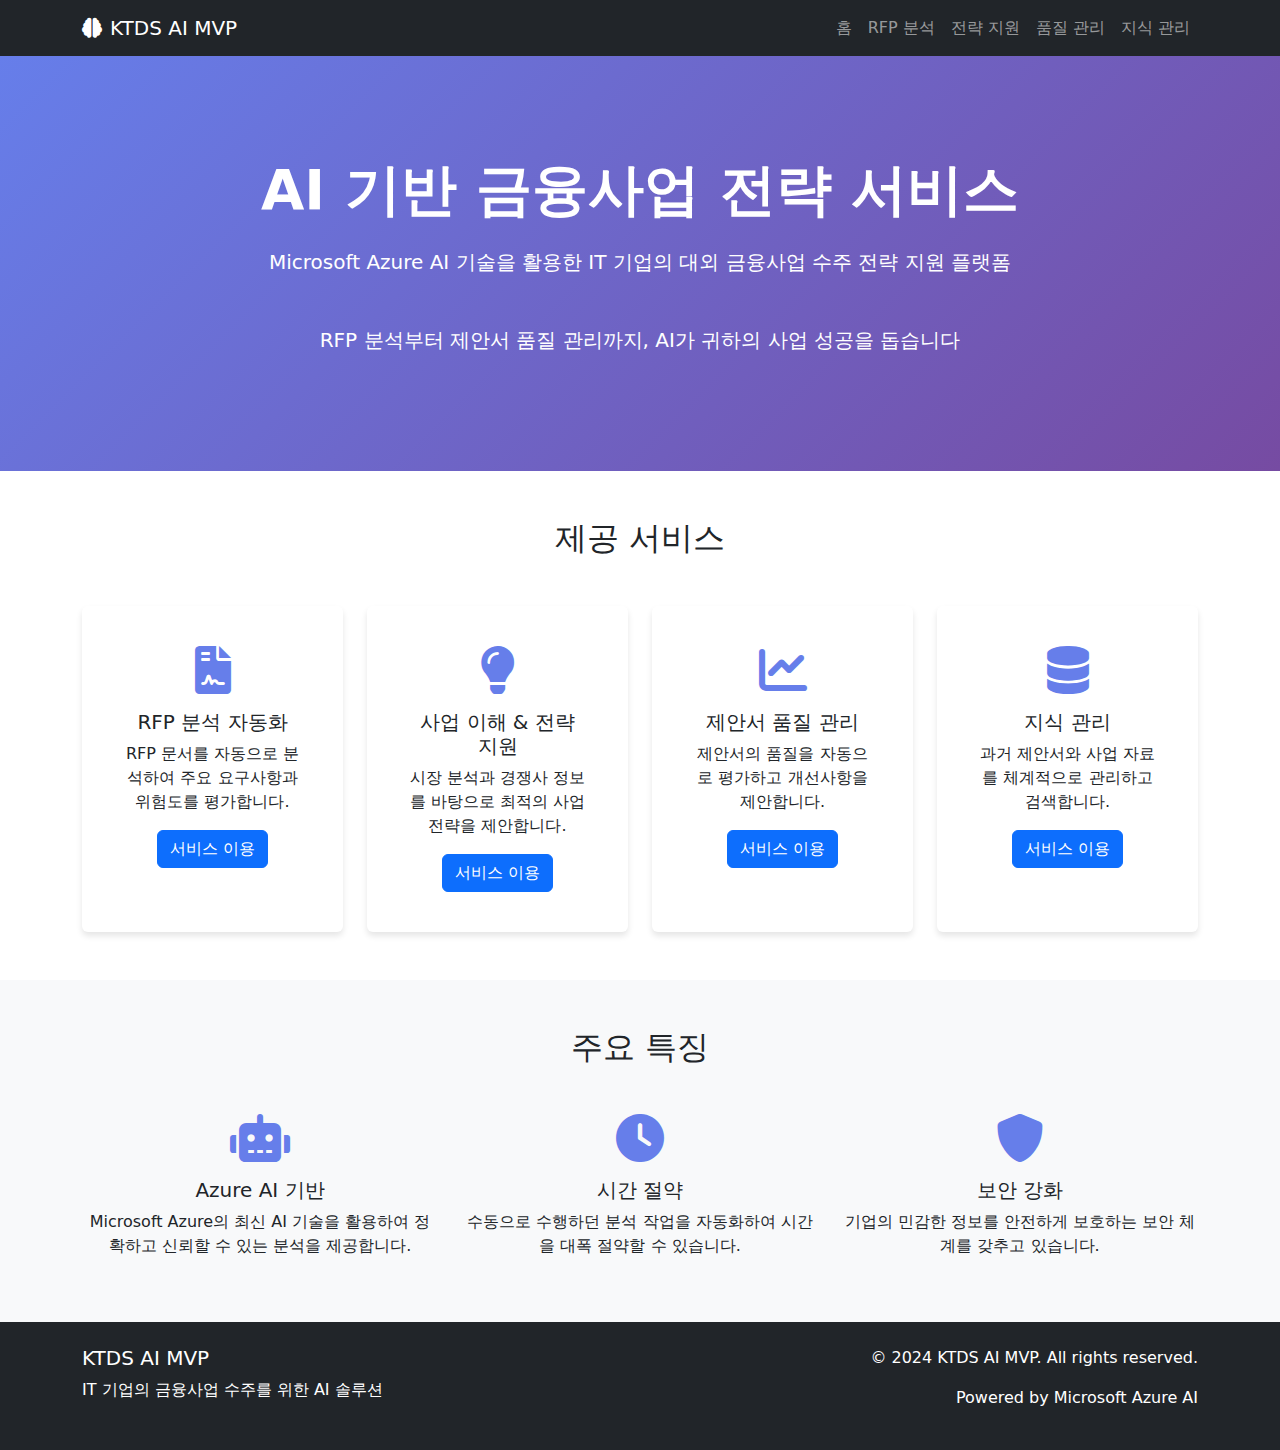
<file: app/templates/index.html>
<!DOCTYPE html>
<html lang="ko">
<head>
    <meta charset="UTF-8">
    <meta name="viewport" content="width=device-width, initial-scale=1.0">
    <title>KTDS MVP - AI 금융사업 전략 서비스</title>
    <link href="https://cdn.jsdelivr.net/npm/bootstrap@5.1.3/dist/css/bootstrap.min.css" rel="stylesheet">
    <link href="https://cdnjs.cloudflare.com/ajax/libs/font-awesome/6.0.0/css/all.min.css" rel="stylesheet">
    <style>
        .hero-section {
            background: linear-gradient(135deg, #667eea 0%, #764ba2 100%);
            color: white;
            padding: 100px 0;
        }
        .service-card {
            transition: transform 0.3s;
            border: none;
            box-shadow: 0 4px 6px rgba(0, 0, 0, 0.1);
        }
        .service-card:hover {
            transform: translateY(-5px);
        }
        .feature-icon {
            font-size: 3rem;
            color: #667eea;
        }
    </style>
</head>
<body>
    <!-- Navigation -->
    <nav class="navbar navbar-expand-lg navbar-dark bg-dark">
        <div class="container">
            <a class="navbar-brand" href="/">
                <i class="fas fa-brain me-2"></i>KTDS AI MVP
            </a>
            <button class="navbar-toggler" type="button" data-bs-toggle="collapse" data-bs-target="#navbarNav">
                <span class="navbar-toggler-icon"></span>
            </button>
            <div class="collapse navbar-collapse" id="navbarNav">
                <ul class="navbar-nav ms-auto">
                    <li class="nav-item">
                        <a class="nav-link" href="/">홈</a>
                    </li>
                    <li class="nav-item">
                        <a class="nav-link" href="/rfp-analyzer">RFP 분석</a>
                    </li>
                    <li class="nav-item">
                        <a class="nav-link" href="/strategy-support">전략 지원</a>
                    </li>
                    <li class="nav-item">
                        <a class="nav-link" href="/quality-manager">품질 관리</a>
                    </li>
                    <li class="nav-item">
                        <a class="nav-link" href="/knowledge-manager">지식 관리</a>
                    </li>
                </ul>
            </div>
        </div>
    </nav>

    <!-- Hero Section -->
    <section class="hero-section text-center">
        <div class="container">
            <h1 class="display-4 fw-bold mb-4">AI 기반 금융사업 전략 서비스</h1>
            <p class="lead mb-5">Microsoft Azure AI 기술을 활용한 IT 기업의 대외 금융사업 수주 전략 지원 플랫폼</p>
            <div class="row justify-content-center">
                <div class="col-md-8">
                    <p class="fs-5">RFP 분석부터 제안서 품질 관리까지, AI가 귀하의 사업 성공을 돕습니다</p>
                </div>
            </div>
        </div>
    </section>

    <!-- Services Section -->
    <section class="py-5">
        <div class="container">
            <h2 class="text-center mb-5">제공 서비스</h2>
            <div class="row g-4">
                <!-- RFP 분석 자동화 -->
                <div class="col-md-6 col-lg-3">
                    <div class="card service-card h-100 text-center p-4">
                        <div class="card-body">
                            <i class="fas fa-file-contract feature-icon mb-3"></i>
                            <h5 class="card-title">RFP 분석 자동화</h5>
                            <p class="card-text">RFP 문서를 자동으로 분석하여 주요 요구사항과 위험도를 평가합니다.</p>
                            <a href="/rfp-analyzer" class="btn btn-primary">서비스 이용</a>
                        </div>
                    </div>
                </div>

                <!-- 사업 이해 & 전략 지원 -->
                <div class="col-md-6 col-lg-3">
                    <div class="card service-card h-100 text-center p-4">
                        <div class="card-body">
                            <i class="fas fa-lightbulb feature-icon mb-3"></i>
                            <h5 class="card-title">사업 이해 & 전략 지원</h5>
                            <p class="card-text">시장 분석과 경쟁사 정보를 바탕으로 최적의 사업 전략을 제안합니다.</p>
                            <a href="/strategy-support" class="btn btn-primary">서비스 이용</a>
                        </div>
                    </div>
                </div>

                <!-- 제안서 품질 관리 -->
                <div class="col-md-6 col-lg-3">
                    <div class="card service-card h-100 text-center p-4">
                        <div class="card-body">
                            <i class="fas fa-chart-line feature-icon mb-3"></i>
                            <h5 class="card-title">제안서 품질 관리</h5>
                            <p class="card-text">제안서의 품질을 자동으로 평가하고 개선사항을 제안합니다.</p>
                            <a href="/quality-manager" class="btn btn-primary">서비스 이용</a>
                        </div>
                    </div>
                </div>

                <!-- 지식 관리 -->
                <div class="col-md-6 col-lg-3">
                    <div class="card service-card h-100 text-center p-4">
                        <div class="card-body">
                            <i class="fas fa-database feature-icon mb-3"></i>
                            <h5 class="card-title">지식 관리</h5>
                            <p class="card-text">과거 제안서와 사업 자료를 체계적으로 관리하고 검색합니다.</p>
                            <a href="/knowledge-manager" class="btn btn-primary">서비스 이용</a>
                        </div>
                    </div>
                </div>
            </div>
        </div>
    </section>

    <!-- Features Section -->
    <section class="py-5 bg-light">
        <div class="container">
            <h2 class="text-center mb-5">주요 특징</h2>
            <div class="row g-4">
                <div class="col-md-4">
                    <div class="text-center">
                        <i class="fas fa-robot feature-icon mb-3"></i>
                        <h5>Azure AI 기반</h5>
                        <p>Microsoft Azure의 최신 AI 기술을 활용하여 정확하고 신뢰할 수 있는 분석을 제공합니다.</p>
                    </div>
                </div>
                <div class="col-md-4">
                    <div class="text-center">
                        <i class="fas fa-clock feature-icon mb-3"></i>
                        <h5>시간 절약</h5>
                        <p>수동으로 수행하던 분석 작업을 자동화하여 시간을 대폭 절약할 수 있습니다.</p>
                    </div>
                </div>
                <div class="col-md-4">
                    <div class="text-center">
                        <i class="fas fa-shield-alt feature-icon mb-3"></i>
                        <h5>보안 강화</h5>
                        <p>기업의 민감한 정보를 안전하게 보호하는 보안 체계를 갖추고 있습니다.</p>
                    </div>
                </div>
            </div>
        </div>
    </section>

    <!-- Footer -->
    <footer class="bg-dark text-white py-4">
        <div class="container">
            <div class="row">
                <div class="col-md-6">
                    <h5>KTDS AI MVP</h5>
                    <p>IT 기업의 금융사업 수주를 위한 AI 솔루션</p>
                </div>
                <div class="col-md-6 text-md-end">
                    <p>&copy; 2024 KTDS AI MVP. All rights reserved.</p>
                    <p>Powered by Microsoft Azure AI</p>
                </div>
            </div>
        </div>
    </footer>

    <script src="https://cdn.jsdelivr.net/npm/bootstrap@5.1.3/dist/js/bootstrap.bundle.min.js"></script>
</body>
</html>
</file>
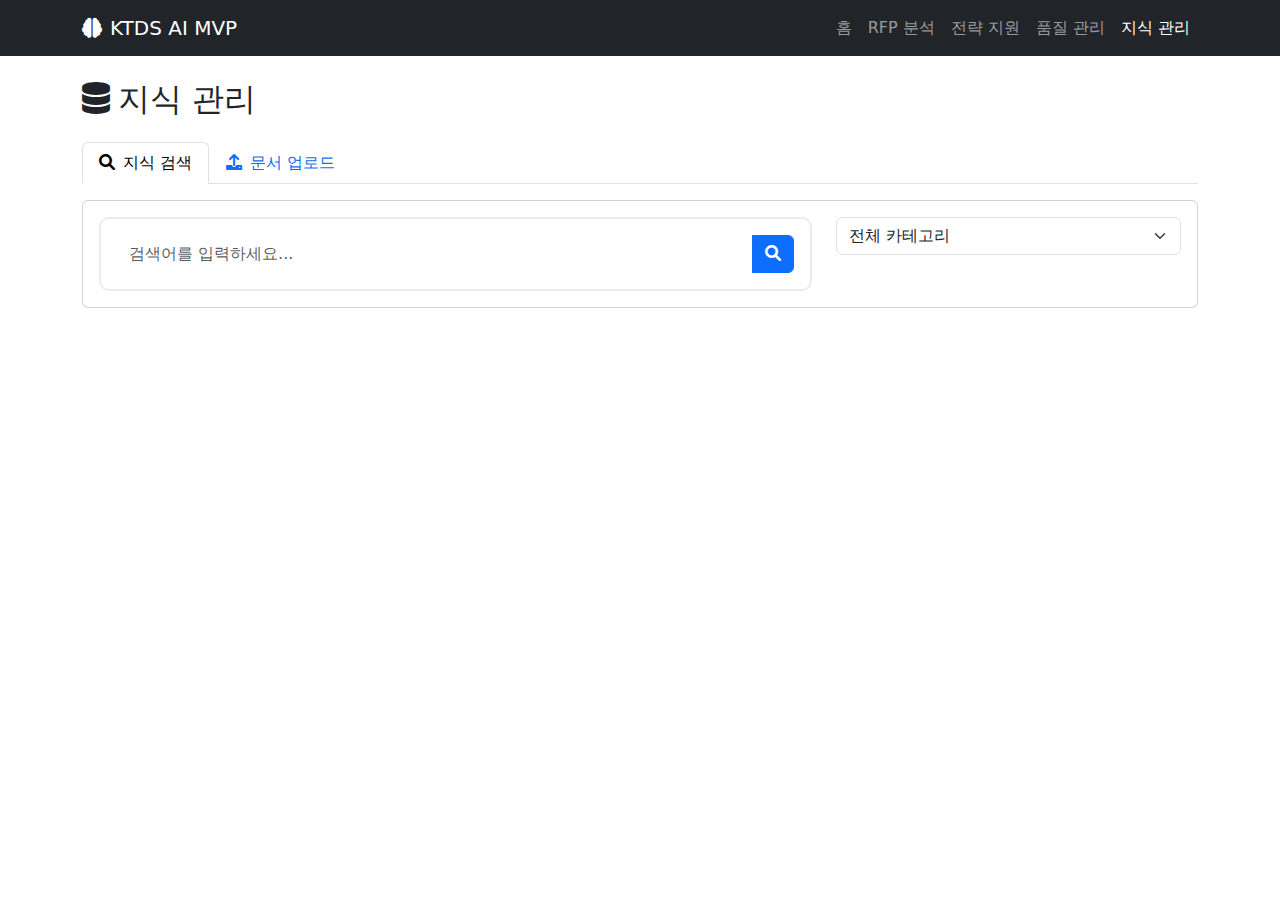
<file: app/templates/knowledge_manager.html>
<!DOCTYPE html>
<html lang="ko">
<head>
    <meta charset="UTF-8">
    <meta name="viewport" content="width=device-width, initial-scale=1.0">
    <title>지식 관리 - KTDS AI MVP</title>
    <link href="https://cdn.jsdelivr.net/npm/bootstrap@5.1.3/dist/css/bootstrap.min.css" rel="stylesheet">
    <link href="https://cdnjs.cloudflare.com/ajax/libs/font-awesome/6.0.0/css/all.min.css" rel="stylesheet">
    <style>
        .search-box {
            border: 2px solid #e9ecef;
            border-radius: 10px;
            transition: border-color 0.3s;
        }
        .search-box:focus-within {
            border-color: #007bff;
            box-shadow: 0 0 0 0.2rem rgba(0, 123, 255, 0.25);
        }
        .knowledge-item {
            transition: transform 0.2s;
        }
        .knowledge-item:hover {
            transform: translateY(-2px);
            box-shadow: 0 4px 8px rgba(0,0,0,0.1);
        }
    </style>
</head>
<body>
    <!-- Navigation -->
    <nav class="navbar navbar-expand-lg navbar-dark bg-dark">
        <div class="container">
            <a class="navbar-brand" href="/">
                <i class="fas fa-brain me-2"></i>KTDS AI MVP
            </a>
            <div class="navbar-nav ms-auto">
                <a class="nav-link" href="/">홈</a>
                <a class="nav-link" href="/rfp-analyzer">RFP 분석</a>
                <a class="nav-link" href="/strategy-support">전략 지원</a>
                <a class="nav-link" href="/quality-manager">품질 관리</a>
                <a class="nav-link active" href="/knowledge-manager">지식 관리</a>
            </div>
        </div>
    </nav>

    <div class="container mt-4">
        <h2 class="mb-4">
            <i class="fas fa-database me-2"></i>지식 관리
        </h2>

        <!-- Tabs -->
        <ul class="nav nav-tabs" id="knowledgeTabs" role="tablist">
            <li class="nav-item" role="presentation">
                <button class="nav-link active" id="search-tab" data-bs-toggle="tab" data-bs-target="#search" 
                        type="button" role="tab">
                    <i class="fas fa-search me-2"></i>지식 검색
                </button>
            </li>
            <li class="nav-item" role="presentation">
                <button class="nav-link" id="upload-tab" data-bs-toggle="tab" data-bs-target="#upload" 
                        type="button" role="tab">
                    <i class="fas fa-upload me-2"></i>문서 업로드
                </button>
            </li>
        </ul>

        <div class="tab-content" id="knowledgeTabsContent">
            <!-- Search Tab -->
            <div class="tab-pane fade show active" id="search" role="tabpanel">
                <div class="card mt-3">
                    <div class="card-body">
                        <!-- Search Form -->
                        <form id="searchForm">
                            <div class="row">
                                <div class="col-md-8">
                                    <div class="search-box p-3">
                                        <div class="input-group">
                                            <input type="text" class="form-control border-0" id="searchQuery" 
                                                   name="query" placeholder="검색어를 입력하세요..." required>
                                            <button class="btn btn-primary" type="submit">
                                                <i class="fas fa-search"></i>
                                            </button>
                                        </div>
                                    </div>
                                </div>
                                <div class="col-md-4">
                                    <select class="form-select" id="searchCategory" name="category">
                                        <option value="">전체 카테고리</option>
                                        <option value="제안서">제안서</option>
                                        <option value="기술문서">기술문서</option>
                                        <option value="계약서">계약서</option>
                                        <option value="사업분석">사업분석</option>
                                        <option value="경쟁사분석">경쟁사분석</option>
                                        <option value="법규제">법규제</option>
                                        <option value="모범사례">모범사례</option>
                                    </select>
                                </div>
                            </div>
                        </form>

                        <!-- Search Loading -->
                        <div id="searchLoading" class="text-center mt-3" style="display: none;">
                            <div class="spinner-border text-primary" role="status">
                                <span class="visually-hidden">검색 중...</span>
                            </div>
                            <p class="mt-2">지식베이스를 검색 중입니다...</p>
                        </div>

                        <!-- Search Results -->
                        <div id="searchResults" class="mt-4" style="display: none;">
                            <h6>검색 결과</h6>
                            <div id="resultsList">
                                <!-- Results will be populated here -->
                            </div>
                        </div>
                    </div>
                </div>
            </div>

            <!-- Upload Tab -->
            <div class="tab-pane fade" id="upload" role="tabpanel">
                <div class="card mt-3">
                    <div class="card-body">
                        <h5>새 문서 업로드</h5>
                        <p class="text-muted">지식베이스에 새로운 문서를 추가합니다.</p>

                        <form id="uploadForm" enctype="multipart/form-data">
                            <div class="row">
                                <div class="col-md-6">
                                    <div class="mb-3">
                                        <label for="uploadFile" class="form-label">문서 파일</label>
                                        <input type="file" class="form-control" id="uploadFile" name="file" 
                                               accept=".pdf,.doc,.docx,.txt" required>
                                        <div class="form-text">PDF, DOC, DOCX, TXT 파일을 지원합니다</div>
                                    </div>
                                </div>
                                <div class="col-md-6">
                                    <div class="mb-3">
                                        <label for="uploadCategory" class="form-label">카테고리</label>
                                        <select class="form-select" id="uploadCategory" name="category" required>
                                            <option value="">카테고리를 선택하세요</option>
                                            <option value="제안서">제안서</option>
                                            <option value="기술문서">기술문서</option>
                                            <option value="계약서">계약서</option>
                                            <option value="사업분석">사업분석</option>
                                            <option value="경쟁사분석">경쟁사분석</option>
                                            <option value="법규제">법규제</option>
                                            <option value="모범사례">모범사례</option>
                                        </select>
                                    </div>
                                </div>
                            </div>

                            <div class="mb-3">
                                <label for="uploadDescription" class="form-label">문서 설명</label>
                                <textarea class="form-control" id="uploadDescription" name="description" rows="3" 
                                          placeholder="문서의 내용과 용도를 간단히 설명해주세요" required></textarea>
                            </div>

                            <button type="submit" class="btn btn-success">
                                <i class="fas fa-upload me-2"></i>문서 업로드
                            </button>
                        </form>

                        <!-- Upload Loading -->
                        <div id="uploadLoading" class="text-center mt-3" style="display: none;">
                            <div class="spinner-border text-success" role="status">
                                <span class="visually-hidden">업로드 중...</span>
                            </div>
                            <p class="mt-2">문서를 분석하고 인덱싱 중입니다...</p>
                        </div>

                        <!-- Upload Result -->
                        <div id="uploadResult" class="mt-3" style="display: none;">
                            <!-- Upload result will be shown here -->
                        </div>
                    </div>
                </div>
            </div>
        </div>
    </div>

    <script src="https://cdn.jsdelivr.net/npm/bootstrap@5.1.3/dist/js/bootstrap.bundle.min.js"></script>
    <script>
        // Search functionality
        document.getElementById('searchForm').addEventListener('submit', function(e) {
            e.preventDefault();
            
            const formData = new FormData(this);
            
            // Show loading
            document.getElementById('searchLoading').style.display = 'block';
            document.getElementById('searchResults').style.display = 'none';
            
            fetch('/api/knowledge/search', {
                method: 'POST',
                body: formData
            })
            .then(response => response.json())
            .then(data => {
                document.getElementById('searchLoading').style.display = 'none';
                displaySearchResults(data);
            })
            .catch(error => {
                document.getElementById('searchLoading').style.display = 'none';
                console.error('Error:', error);
                alert('검색 중 오류가 발생했습니다.');
            });
        });

        // Upload functionality
        document.getElementById('uploadForm').addEventListener('submit', function(e) {
            e.preventDefault();
            
            const formData = new FormData(this);
            
            // Show loading
            document.getElementById('uploadLoading').style.display = 'block';
            document.getElementById('uploadResult').style.display = 'none';
            
            fetch('/api/knowledge/upload', {
                method: 'POST',
                body: formData
            })
            .then(response => response.json())
            .then(data => {
                document.getElementById('uploadLoading').style.display = 'none';
                displayUploadResult(data);
            })
            .catch(error => {
                document.getElementById('uploadLoading').style.display = 'none';
                console.error('Error:', error);
                alert('업로드 중 오류가 발생했습니다.');
            });
        });

        function displaySearchResults(data) {
            if (data.error) {
                document.getElementById('resultsList').innerHTML = `
                    <div class="alert alert-danger">
                        <i class="fas fa-exclamation-triangle me-2"></i>
                        오류: ${data.error}
                    </div>
                `;
            } else if (data.results.length === 0) {
                document.getElementById('resultsList').innerHTML = `
                    <div class="alert alert-info">
                        <i class="fas fa-info-circle me-2"></i>
                        검색 결과가 없습니다. 다른 키워드로 검색해보세요.
                    </div>
                `;
            } else {
                const resultsHTML = `
                    <div class="d-flex justify-content-between align-items-center mb-3">
                        <span class="text-muted">총 ${data.total_count}개 문서 (검색 시간: ${data.search_time}초)</span>
                    </div>
                    ${data.results.map(result => `
                        <div class="card knowledge-item mb-3">
                            <div class="card-body">
                                <div class="row">
                                    <div class="col-md-8">
                                        <h6 class="card-title">
                                            <i class="fas fa-file-alt me-2"></i>${result.filename}
                                        </h6>
                                        <p class="card-text text-muted">${result.description}</p>
                                        <p class="card-text">
                                            <small class="text-muted">${result.content_preview}</small>
                                        </p>
                                    </div>
                                    <div class="col-md-4 text-end">
                                        <span class="badge bg-primary">${result.category}</span>
                                        <div class="mt-2">
                                            <small class="text-muted">
                                                관련도: ${result.relevance_score}%<br>
                                                등록일: ${new Date(result.upload_date).toLocaleDateString()}
                                            </small>
                                        </div>
                                    </div>
                                </div>
                                <div class="mt-2">
                                    ${result.keywords.slice(0, 5).map(keyword => 
                                        `<span class="badge bg-secondary me-1">${keyword}</span>`
                                    ).join('')}
                                </div>
                            </div>
                        </div>
                    `).join('')}
                    
                    ${data.suggestions && data.suggestions.length > 0 ? `
                        <div class="mt-4">
                            <h6>검색 제안</h6>
                            <ul class="list-unstyled">
                                ${data.suggestions.map(suggestion => 
                                    `<li><i class="fas fa-lightbulb text-warning me-2"></i>${suggestion}</li>`
                                ).join('')}
                            </ul>
                        </div>
                    ` : ''}
                `;

                document.getElementById('resultsList').innerHTML = resultsHTML;
            }

            document.getElementById('searchResults').style.display = 'block';
        }

        function displayUploadResult(data) {
            if (data.error) {
                document.getElementById('uploadResult').innerHTML = `
                    <div class="alert alert-danger">
                        <i class="fas fa-exclamation-triangle me-2"></i>
                        오류: ${data.error}
                    </div>
                `;
            } else {
                document.getElementById('uploadResult').innerHTML = `
                    <div class="alert alert-success">
                        <h6><i class="fas fa-check-circle me-2"></i>업로드 완료</h6>
                        <ul class="list-unstyled mb-0">
                            <li><strong>파일명:</strong> ${data.filename}</li>
                            <li><strong>카테고리:</strong> ${data.category}</li>
                            <li><strong>크기:</strong> ${(data.file_size / 1024).toFixed(1)} KB</li>
                            <li><strong>문서 ID:</strong> ${data.document_id}</li>
                        </ul>
                        ${data.keywords ? `
                            <div class="mt-2">
                                <strong>추출된 키워드:</strong><br>
                                ${data.keywords.slice(0, 8).map(keyword => 
                                    `<span class="badge bg-info me-1">${keyword}</span>`
                                ).join('')}
                            </div>
                        ` : ''}
                    </div>
                `;
                
                // Reset form
                document.getElementById('uploadForm').reset();
            }

            document.getElementById('uploadResult').style.display = 'block';
        }
    </script>
</body>
</html>
</file>
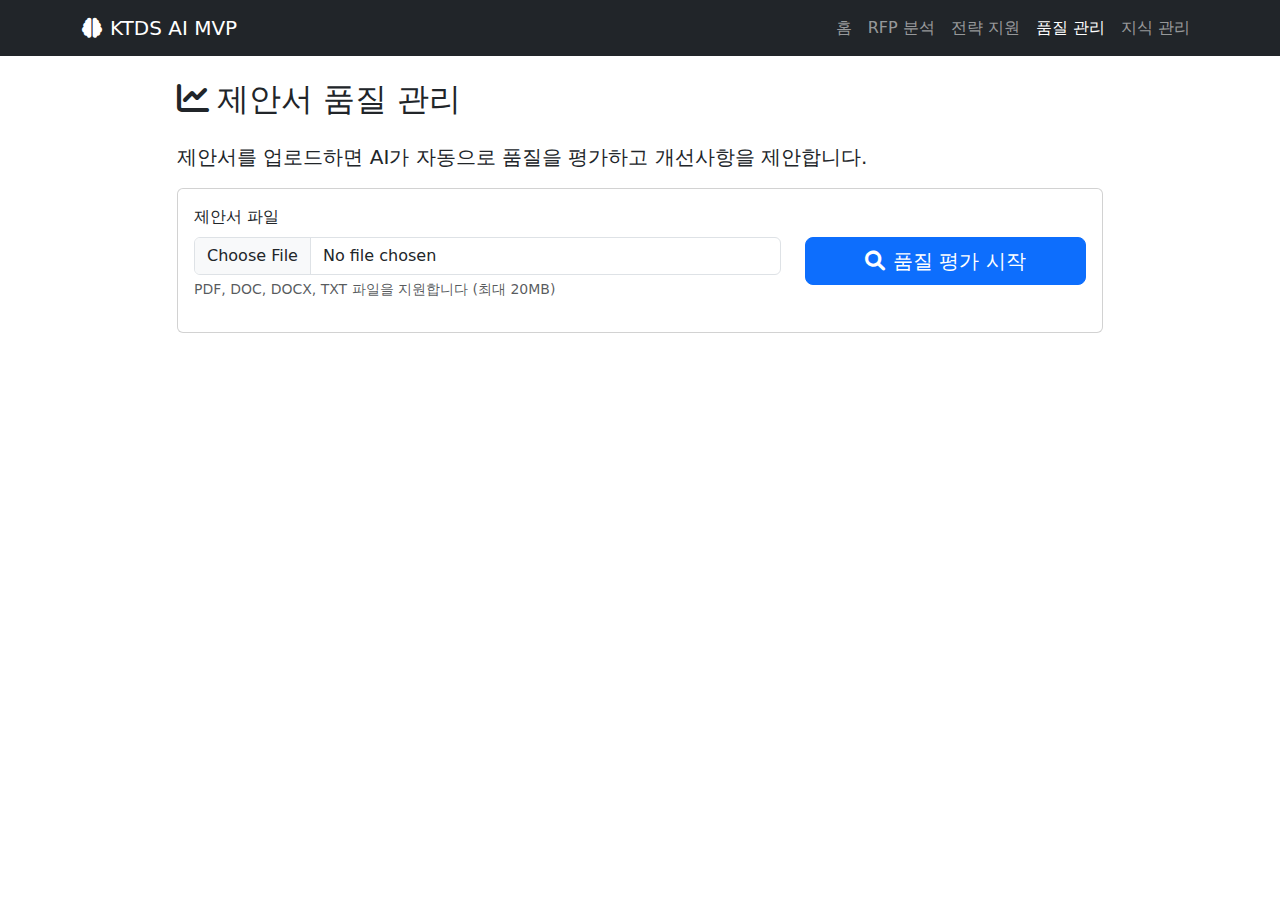
<file: app/templates/quality_manager.html>
<!DOCTYPE html>
<html lang="ko">
<head>
    <meta charset="UTF-8">
    <meta name="viewport" content="width=device-width, initial-scale=1.0">
    <title>제안서 품질 관리 - KTDS AI MVP</title>
    <link href="https://cdn.jsdelivr.net/npm/bootstrap@5.1.3/dist/css/bootstrap.min.css" rel="stylesheet">
    <link href="https://cdnjs.cloudflare.com/ajax/libs/font-awesome/6.0.0/css/all.min.css" rel="stylesheet">
    <style>
        .score-circle {
            width: 100px;
            height: 100px;
            border-radius: 50%;
            display: flex;
            align-items: center;
            justify-content: center;
            font-size: 1.5rem;
            font-weight: bold;
            color: white;
        }
        .score-excellent { background-color: #28a745; }
        .score-good { background-color: #17a2b8; }
        .score-average { background-color: #ffc107; }
        .score-poor { background-color: #dc3545; }
    </style>
</head>
<body>
    <!-- Navigation -->
    <nav class="navbar navbar-expand-lg navbar-dark bg-dark">
        <div class="container">
            <a class="navbar-brand" href="/">
                <i class="fas fa-brain me-2"></i>KTDS AI MVP
            </a>
            <div class="navbar-nav ms-auto">
                <a class="nav-link" href="/">홈</a>
                <a class="nav-link" href="/rfp-analyzer">RFP 분석</a>
                <a class="nav-link" href="/strategy-support">전략 지원</a>
                <a class="nav-link active" href="/quality-manager">품질 관리</a>
                <a class="nav-link" href="/knowledge-manager">지식 관리</a>
            </div>
        </div>
    </nav>

    <div class="container mt-4">
        <div class="row">
            <div class="col-md-10 mx-auto">
                <h2 class="mb-4">
                    <i class="fas fa-chart-line me-2"></i>제안서 품질 관리
                </h2>
                <p class="lead">제안서를 업로드하면 AI가 자동으로 품질을 평가하고 개선사항을 제안합니다.</p>

                <!-- Upload Section -->
                <div class="card">
                    <div class="card-body">
                        <form id="qualityForm" enctype="multipart/form-data">
                            <div class="row">
                                <div class="col-md-8">
                                    <div class="mb-3">
                                        <label for="proposalFile" class="form-label">제안서 파일</label>
                                        <input type="file" class="form-control" id="proposalFile" name="file" 
                                               accept=".pdf,.doc,.docx,.txt" required>
                                        <div class="form-text">PDF, DOC, DOCX, TXT 파일을 지원합니다 (최대 20MB)</div>
                                    </div>
                                </div>
                                <div class="col-md-4">
                                    <label class="form-label">&nbsp;</label>
                                    <button type="submit" class="btn btn-primary btn-lg w-100">
                                        <i class="fas fa-search me-2"></i>품질 평가 시작
                                    </button>
                                </div>
                            </div>
                        </form>

                        <!-- Loading -->
                        <div id="loading" class="text-center mt-3" style="display: none;">
                            <div class="spinner-border text-primary" role="status">
                                <span class="visually-hidden">분석 중...</span>
                            </div>
                            <p class="mt-2">제안서 품질을 분석 중입니다...</p>
                        </div>
                    </div>
                </div>

                <!-- Quality Results -->
                <div id="results" class="mt-4" style="display: none;">
                    <div class="card">
                        <div class="card-header">
                            <h5><i class="fas fa-award me-2"></i>품질 평가 결과</h5>
                        </div>
                        <div class="card-body">
                            <div id="qualityContent">
                                <!-- Results will be populated here -->
                            </div>
                        </div>
                    </div>
                </div>
            </div>
        </div>
    </div>

    <script src="https://cdn.jsdelivr.net/npm/bootstrap@5.1.3/dist/js/bootstrap.bundle.min.js"></script>
    <script>
        document.getElementById('qualityForm').addEventListener('submit', function(e) {
            e.preventDefault();
            
            const formData = new FormData(this);
            
            // Show loading
            document.getElementById('loading').style.display = 'block';
            document.getElementById('results').style.display = 'none';
            
            fetch('/api/quality/check', {
                method: 'POST',
                body: formData
            })
            .then(response => response.json())
            .then(data => {
                document.getElementById('loading').style.display = 'none';
                displayResults(data);
            })
            .catch(error => {
                document.getElementById('loading').style.display = 'none';
                console.error('Error:', error);
                alert('분석 중 오류가 발생했습니다.');
            });
        });

        function getScoreClass(score) {
            if (score >= 90) return 'score-excellent';
            if (score >= 75) return 'score-good';
            if (score >= 60) return 'score-average';
            return 'score-poor';
        }

        function displayResults(data) {
            if (data.error) {
                document.getElementById('qualityContent').innerHTML = `
                    <div class="alert alert-danger">
                        <i class="fas fa-exclamation-triangle me-2"></i>
                        오류: ${data.error}
                    </div>
                `;
            } else {
                const resultsHTML = `
                    <!-- Overall Score -->
                    <div class="row mb-4">
                        <div class="col-md-3 text-center">
                            <div class="score-circle ${getScoreClass(data.overall_score)} mx-auto">
                                ${data.overall_score}
                            </div>
                            <h6 class="mt-2">전체 점수</h6>
                        </div>
                        <div class="col-md-9">
                            <h6>문서 정보</h6>
                            <ul class="list-unstyled">
                                <li><i class="fas fa-file me-2"></i>파일명: ${data.document_info.filename}</li>
                                <li><i class="fas fa-font me-2"></i>문자 수: ${data.document_info.text_length.toLocaleString()}</li>
                                <li><i class="fas fa-file-alt me-2"></i>예상 페이지: ${data.document_info.estimated_pages}</li>
                                <li><i class="fas fa-eye me-2"></i>가독성 점수: ${data.readability_score}/100</li>
                            </ul>
                        </div>
                    </div>

                    <!-- Section Scores -->
                    <div class="mb-4">
                        <h6><i class="fas fa-list me-2"></i>섹션별 점수</h6>
                        <div class="row">
                            ${Object.entries(data.section_scores).map(([section, score]) => `
                                <div class="col-md-4 mb-3">
                                    <div class="card">
                                        <div class="card-body text-center">
                                            <h6 class="card-title">${section}</h6>
                                            <div class="h4 text-${score >= 70 ? 'success' : score >= 50 ? 'warning' : 'danger'}">${score}</div>
                                            <div class="progress">
                                                <div class="progress-bar bg-${score >= 70 ? 'success' : score >= 50 ? 'warning' : 'danger'}" 
                                                     style="width: ${score}%"></div>
                                            </div>
                                        </div>
                                    </div>
                                </div>
                            `).join('')}
                        </div>
                    </div>

                    <!-- Content Quality -->
                    <div class="mb-4">
                        <h6><i class="fas fa-star me-2"></i>내용 품질 평가</h6>
                        <div class="row">
                            ${Object.entries(data.content_quality).map(([aspect, score]) => `
                                <div class="col-md-3 mb-2">
                                    <div class="card">
                                        <div class="card-body p-2 text-center">
                                            <small class="text-muted">${aspect}</small>
                                            <div class="fw-bold text-${score >= 70 ? 'success' : score >= 50 ? 'warning' : 'danger'}">${score}</div>
                                        </div>
                                    </div>
                                </div>
                            `).join('')}
                        </div>
                    </div>

                    <!-- Compliance Check -->
                    <div class="mb-4">
                        <h6><i class="fas fa-check-circle me-2"></i>컴플라이언스 체크</h6>
                        <div class="row">
                            ${Object.entries(data.compliance_check).map(([check, passed]) => `
                                <div class="col-md-4 mb-2">
                                    <div class="d-flex align-items-center">
                                        <i class="fas fa-${passed ? 'check-circle text-success' : 'times-circle text-danger'} me-2"></i>
                                        <span>${check.replace(/_/g, ' ')}</span>
                                    </div>
                                </div>
                            `).join('')}
                        </div>
                    </div>

                    <!-- Strengths -->
                    <div class="mb-4">
                        <h6><i class="fas fa-thumbs-up me-2 text-success"></i>강점</h6>
                        <ul class="list-group">
                            ${data.strengths.map(strength => `
                                <li class="list-group-item d-flex align-items-center">
                                    <i class="fas fa-plus-circle text-success me-2"></i>
                                    ${strength}
                                </li>
                            `).join('')}
                        </ul>
                    </div>

                    <!-- Weaknesses -->
                    <div class="mb-4">
                        <h6><i class="fas fa-thumbs-down me-2 text-warning"></i>약점</h6>
                        <ul class="list-group">
                            ${data.weaknesses.map(weakness => `
                                <li class="list-group-item d-flex align-items-center">
                                    <i class="fas fa-minus-circle text-warning me-2"></i>
                                    ${weakness}
                                </li>
                            `).join('')}
                        </ul>
                    </div>

                    <!-- Improvement Suggestions -->
                    <div class="mb-4">
                        <h6><i class="fas fa-lightbulb me-2 text-info"></i>개선 제안사항</h6>
                        <div class="row">
                            ${data.improvement_suggestions.map((suggestion, index) => `
                                <div class="col-md-6 mb-3">
                                    <div class="card border-info">
                                        <div class="card-body">
                                            <div class="d-flex align-items-start">
                                                <span class="badge bg-info me-2">${index + 1}</span>
                                                <span>${suggestion}</span>
                                            </div>
                                        </div>
                                    </div>
                                </div>
                            `).join('')}
                        </div>
                    </div>
                `;

                document.getElementById('qualityContent').innerHTML = resultsHTML;
            }

            document.getElementById('results').style.display = 'block';
        }
    </script>
</body>
</html>
</file>
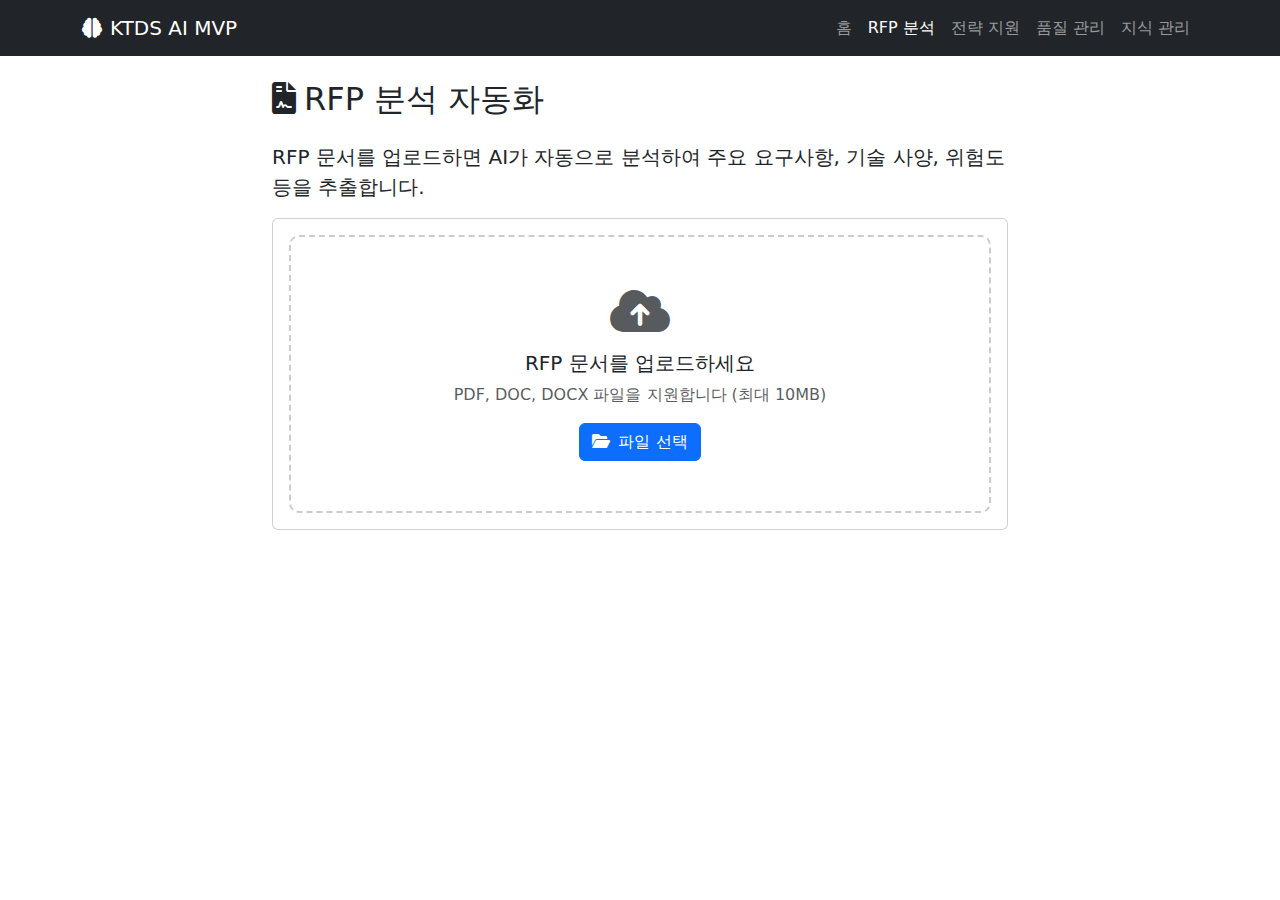
<file: app/templates/rfp_analyzer.html>
<!DOCTYPE html>
<html lang="ko">
<head>
    <meta charset="UTF-8">
    <meta name="viewport" content="width=device-width, initial-scale=1.0">
    <title>RFP 분석 자동화 - KTDS AI MVP</title>
    <link href="https://cdn.jsdelivr.net/npm/bootstrap@5.1.3/dist/css/bootstrap.min.css" rel="stylesheet">
    <link href="https://cdnjs.cloudflare.com/ajax/libs/font-awesome/6.0.0/css/all.min.css" rel="stylesheet">
    <style>
        .upload-area {
            border: 2px dashed #ccc;
            border-radius: 10px;
            padding: 50px;
            text-align: center;
            transition: border-color 0.3s;
        }
        .upload-area:hover {
            border-color: #007bff;
        }
        .upload-area.dragover {
            border-color: #007bff;
            background-color: #f8f9fa;
        }
        .result-card {
            margin-top: 20px;
            display: none;
        }
        .progress-container {
            display: none;
        }
    </style>
</head>
<body>
    <!-- Navigation -->
    <nav class="navbar navbar-expand-lg navbar-dark bg-dark">
        <div class="container">
            <a class="navbar-brand" href="/">
                <i class="fas fa-brain me-2"></i>KTDS AI MVP
            </a>
            <div class="navbar-nav ms-auto">
                <a class="nav-link" href="/">홈</a>
                <a class="nav-link active" href="/rfp-analyzer">RFP 분석</a>
                <a class="nav-link" href="/strategy-support">전략 지원</a>
                <a class="nav-link" href="/quality-manager">품질 관리</a>
                <a class="nav-link" href="/knowledge-manager">지식 관리</a>
            </div>
        </div>
    </nav>

    <div class="container mt-4">
        <div class="row">
            <div class="col-md-8 mx-auto">
                <h2 class="mb-4">
                    <i class="fas fa-file-contract me-2"></i>RFP 분석 자동화
                </h2>
                <p class="lead">RFP 문서를 업로드하면 AI가 자동으로 분석하여 주요 요구사항, 기술 사양, 위험도 등을 추출합니다.</p>

                <!-- Upload Area -->
                <div class="card">
                    <div class="card-body">
                        <form id="rfpForm" enctype="multipart/form-data">
                            <div class="upload-area" id="uploadArea">
                                <i class="fas fa-cloud-upload-alt fa-3x text-muted mb-3"></i>
                                <h5>RFP 문서를 업로드하세요</h5>
                                <p class="text-muted">PDF, DOC, DOCX 파일을 지원합니다 (최대 10MB)</p>
                                <input type="file" id="fileInput" name="file" accept=".pdf,.doc,.docx,.txt" style="display: none;">
                                <button type="button" class="btn btn-primary" onclick="document.getElementById('fileInput').click();">
                                    <i class="fas fa-folder-open me-2"></i>파일 선택
                                </button>
                            </div>
                        </form>

                        <!-- Progress Bar -->
                        <div class="progress-container mt-3">
                            <div class="progress">
                                <div class="progress-bar progress-bar-striped progress-bar-animated" role="progressbar" style="width: 0%"></div>
                            </div>
                            <p class="text-center mt-2">문서를 분석 중입니다...</p>
                        </div>

                        <!-- Selected File Info -->
                        <div id="fileInfo" style="display: none;" class="mt-3">
                            <div class="alert alert-info">
                                <i class="fas fa-file me-2"></i>
                                <span id="fileName"></span>
                                <button type="button" class="btn btn-sm btn-primary float-end" onclick="analyzeRFP()">
                                    <i class="fas fa-search me-1"></i>분석 시작
                                </button>
                            </div>
                        </div>
                    </div>
                </div>

                <!-- Analysis Results -->
                <div class="result-card">
                    <div class="card mt-4">
                        <div class="card-header">
                            <h5><i class="fas fa-chart-bar me-2"></i>분석 결과</h5>
                        </div>
                        <div class="card-body">
                            <div id="analysisResults">
                                <!-- Results will be populated here -->
                            </div>
                        </div>
                    </div>
                </div>
            </div>
        </div>
    </div>

    <script src="https://cdn.jsdelivr.net/npm/bootstrap@5.1.3/dist/js/bootstrap.bundle.min.js"></script>
    <script>
        let selectedFile = null;

        // File input change event
        document.getElementById('fileInput').addEventListener('change', function(e) {
            selectedFile = e.target.files[0];
            if (selectedFile) {
                document.getElementById('fileName').textContent = selectedFile.name;
                document.getElementById('fileInfo').style.display = 'block';
            }
        });

        // Drag and drop functionality
        const uploadArea = document.getElementById('uploadArea');
        
        uploadArea.addEventListener('dragover', function(e) {
            e.preventDefault();
            uploadArea.classList.add('dragover');
        });

        uploadArea.addEventListener('dragleave', function(e) {
            e.preventDefault();
            uploadArea.classList.remove('dragover');
        });

        uploadArea.addEventListener('drop', function(e) {
            e.preventDefault();
            uploadArea.classList.remove('dragover');
            
            const files = e.dataTransfer.files;
            if (files.length > 0) {
                selectedFile = files[0];
                document.getElementById('fileName').textContent = selectedFile.name;
                document.getElementById('fileInfo').style.display = 'block';
            }
        });

        function analyzeRFP() {
            if (!selectedFile) {
                alert('파일을 선택해주세요.');
                return;
            }

            const formData = new FormData();
            formData.append('file', selectedFile);

            // Show progress
            document.querySelector('.progress-container').style.display = 'block';
            let progress = 0;
            const progressBar = document.querySelector('.progress-bar');
            
            const progressInterval = setInterval(() => {
                progress += Math.random() * 30;
                if (progress > 90) progress = 90;
                progressBar.style.width = progress + '%';
            }, 500);

            fetch('/api/rfp/analyze', {
                method: 'POST',
                body: formData
            })
            .then(response => response.json())
            .then(data => {
                clearInterval(progressInterval);
                progressBar.style.width = '100%';
                
                setTimeout(() => {
                    document.querySelector('.progress-container').style.display = 'none';
                    displayResults(data);
                }, 500);
            })
            .catch(error => {
                clearInterval(progressInterval);
                document.querySelector('.progress-container').style.display = 'none';
                console.error('Error:', error);
                alert('분석 중 오류가 발생했습니다.');
            });
        }

        function displayResults(data) {
            if (data.error) {
                document.getElementById('analysisResults').innerHTML = `
                    <div class="alert alert-danger">
                        <i class="fas fa-exclamation-triangle me-2"></i>
                        오류: ${data.error}
                    </div>
                `;
            } else {
                const resultsHTML = `
                    <div class="row">
                        <div class="col-md-6">
                            <h6><i class="fas fa-list me-2"></i>주요 요구사항</h6>
                            <ul class="list-group mb-3">
                                ${data.requirements.slice(0, 5).map(req => `<li class="list-group-item">${req}</li>`).join('')}
                            </ul>
                        </div>
                        <div class="col-md-6">
                            <h6><i class="fas fa-cogs me-2"></i>기술 사양</h6>
                            <ul class="list-group mb-3">
                                ${data.technical_specs.slice(0, 5).map(spec => `<li class="list-group-item">${spec}</li>`).join('')}
                            </ul>
                        </div>
                    </div>
                    
                    <div class="row mt-3">
                        <div class="col-md-4">
                            <h6><i class="fas fa-clock me-2"></i>프로젝트 일정</h6>
                            <div class="alert alert-info">${data.timeline || '명시되지 않음'}</div>
                        </div>
                        <div class="col-md-4">
                            <h6><i class="fas fa-dollar-sign me-2"></i>예산 정보</h6>
                            <div class="alert alert-info">${data.budget_info || '명시되지 않음'}</div>
                        </div>
                        <div class="col-md-4">
                            <h6><i class="fas fa-star me-2"></i>신뢰도 점수</h6>
                            <div class="alert alert-success">${data.confidence_score}%</div>
                        </div>
                    </div>

                    <div class="mt-3">
                        <h6><i class="fas fa-exclamation-triangle me-2"></i>위험도 평가</h6>
                        <div class="row">
                            ${Object.entries(data.risk_assessment).map(([key, value]) => `
                                <div class="col-md-4 mb-2">
                                    <div class="card">
                                        <div class="card-body p-2">
                                            <small class="text-muted">${key}</small>
                                            <div class="fw-bold">${value}</div>
                                        </div>
                                    </div>
                                </div>
                            `).join('')}
                        </div>
                    </div>

                    <div class="mt-3">
                        <h6><i class="fas fa-clipboard-check me-2"></i>컴플라이언스 요구사항</h6>
                        <div class="d-flex flex-wrap gap-2">
                            ${data.compliance_requirements.map(req => `<span class="badge bg-secondary">${req}</span>`).join('')}
                        </div>
                    </div>

                    <div class="mt-3">
                        <h6><i class="fas fa-chart-line me-2"></i>평가 기준</h6>
                        <ul class="list-group">
                            ${data.evaluation_criteria.slice(0, 3).map(criteria => `<li class="list-group-item">${criteria}</li>`).join('')}
                        </ul>
                    </div>
                `;

                document.getElementById('analysisResults').innerHTML = resultsHTML;
            }

            document.querySelector('.result-card').style.display = 'block';
        }
    </script>
</body>
</html>
</file>
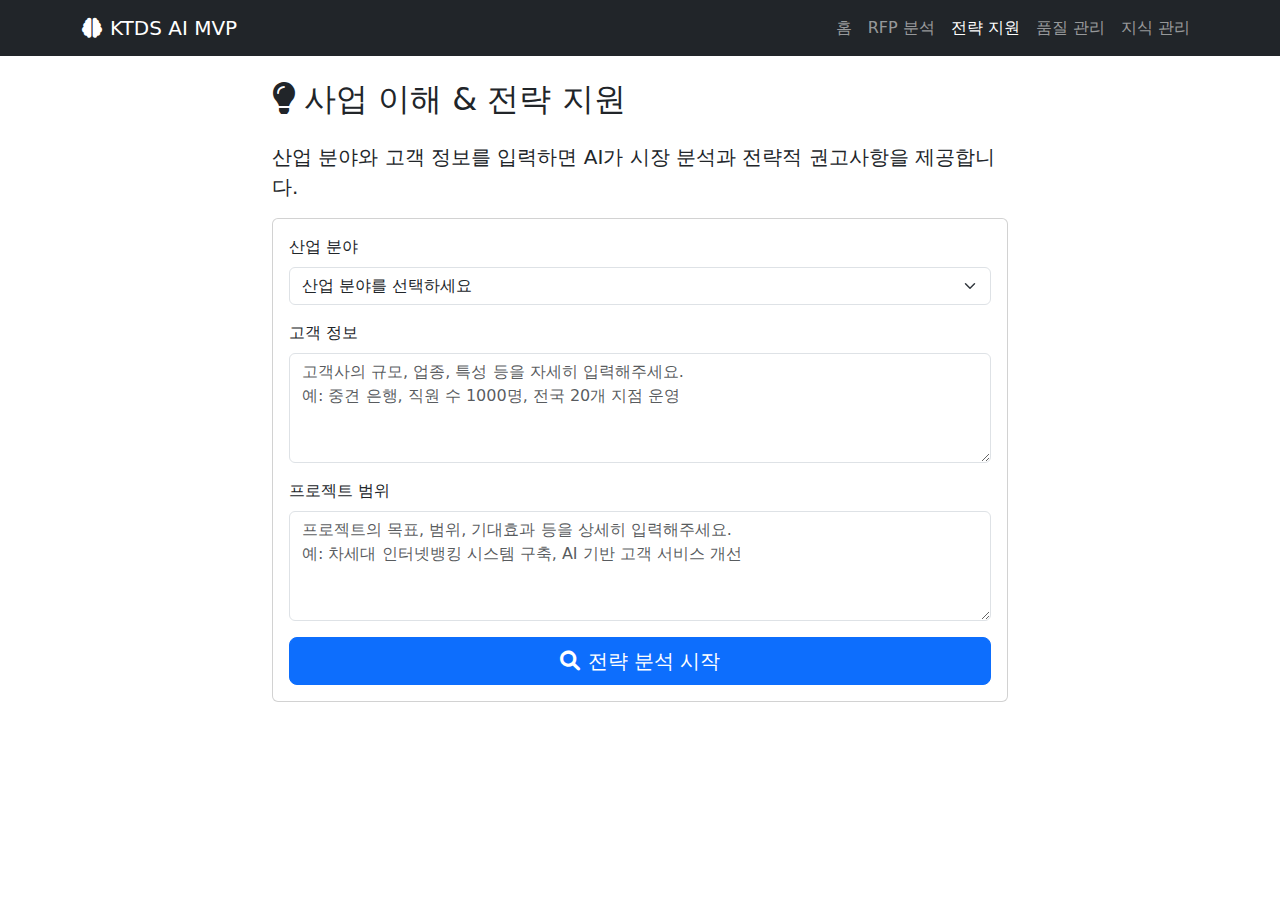
<file: app/templates/strategy_support.html>
<!DOCTYPE html>
<html lang="ko">
<head>
    <meta charset="UTF-8">
    <meta name="viewport" content="width=device-width, initial-scale=1.0">
    <title>사업 이해 & 전략 지원 - KTDS AI MVP</title>
    <link href="https://cdn.jsdelivr.net/npm/bootstrap@5.1.3/dist/css/bootstrap.min.css" rel="stylesheet">
    <link href="https://cdnjs.cloudflare.com/ajax/libs/font-awesome/6.0.0/css/all.min.css" rel="stylesheet">
</head>
<body>
    <!-- Navigation -->
    <nav class="navbar navbar-expand-lg navbar-dark bg-dark">
        <div class="container">
            <a class="navbar-brand" href="/">
                <i class="fas fa-brain me-2"></i>KTDS AI MVP
            </a>
            <div class="navbar-nav ms-auto">
                <a class="nav-link" href="/">홈</a>
                <a class="nav-link" href="/rfp-analyzer">RFP 분석</a>
                <a class="nav-link active" href="/strategy-support">전략 지원</a>
                <a class="nav-link" href="/quality-manager">품질 관리</a>
                <a class="nav-link" href="/knowledge-manager">지식 관리</a>
            </div>
        </div>
    </nav>

    <div class="container mt-4">
        <div class="row">
            <div class="col-md-8 mx-auto">
                <h2 class="mb-4">
                    <i class="fas fa-lightbulb me-2"></i>사업 이해 & 전략 지원
                </h2>
                <p class="lead">산업 분야와 고객 정보를 입력하면 AI가 시장 분석과 전략적 권고사항을 제공합니다.</p>

                <!-- Input Form -->
                <div class="card">
                    <div class="card-body">
                        <form id="strategyForm">
                            <div class="mb-3">
                                <label for="industry" class="form-label">산업 분야</label>
                                <select class="form-select" id="industry" name="industry" required>
                                    <option value="">산업 분야를 선택하세요</option>
                                    <option value="금융">금융</option>
                                    <option value="제조">제조</option>
                                    <option value="공공">공공</option>
                                    <option value="교육">교육</option>
                                    <option value="의료">의료</option>
                                    <option value="유통">유통</option>
                                    <option value="기타">기타</option>
                                </select>
                            </div>

                            <div class="mb-3">
                                <label for="clientInfo" class="form-label">고객 정보</label>
                                <textarea class="form-control" id="clientInfo" name="clientInfo" rows="4" 
                                    placeholder="고객사의 규모, 업종, 특성 등을 자세히 입력해주세요.&#10;예: 중견 은행, 직원 수 1000명, 전국 20개 지점 운영" required></textarea>
                            </div>

                            <div class="mb-3">
                                <label for="projectScope" class="form-label">프로젝트 범위</label>
                                <textarea class="form-control" id="projectScope" name="projectScope" rows="4" 
                                    placeholder="프로젝트의 목표, 범위, 기대효과 등을 상세히 입력해주세요.&#10;예: 차세대 인터넷뱅킹 시스템 구축, AI 기반 고객 서비스 개선" required></textarea>
                            </div>

                            <button type="submit" class="btn btn-primary btn-lg w-100">
                                <i class="fas fa-search me-2"></i>전략 분석 시작
                            </button>
                        </form>

                        <!-- Loading -->
                        <div id="loading" class="text-center mt-3" style="display: none;">
                            <div class="spinner-border text-primary" role="status">
                                <span class="visually-hidden">분석 중...</span>
                            </div>
                            <p class="mt-2">AI가 시장을 분석하고 전략을 수립 중입니다...</p>
                        </div>
                    </div>
                </div>

                <!-- Analysis Results -->
                <div id="results" class="mt-4" style="display: none;">
                    <div class="card">
                        <div class="card-header">
                            <h5><i class="fas fa-chart-line me-2"></i>전략 분석 결과</h5>
                        </div>
                        <div class="card-body">
                            <div id="analysisContent">
                                <!-- Results will be populated here -->
                            </div>
                        </div>
                    </div>
                </div>
            </div>
        </div>
    </div>

    <script src="https://cdn.jsdelivr.net/npm/bootstrap@5.1.3/dist/js/bootstrap.bundle.min.js"></script>
    <script>
        document.getElementById('strategyForm').addEventListener('submit', function(e) {
            e.preventDefault();
            
            const formData = new FormData(this);
            
            // Show loading
            document.getElementById('loading').style.display = 'block';
            document.getElementById('results').style.display = 'none';
            
            fetch('/api/strategy/analyze', {
                method: 'POST',
                body: formData
            })
            .then(response => response.json())
            .then(data => {
                document.getElementById('loading').style.display = 'none';
                displayResults(data);
            })
            .catch(error => {
                document.getElementById('loading').style.display = 'none';
                console.error('Error:', error);
                alert('분석 중 오류가 발생했습니다.');
            });
        });

        function displayResults(data) {
            if (data.error) {
                document.getElementById('analysisContent').innerHTML = `
                    <div class="alert alert-danger">
                        <i class="fas fa-exclamation-triangle me-2"></i>
                        오류: ${data.error}
                    </div>
                `;
            } else {
                const resultsHTML = `
                    <!-- Market Analysis -->
                    <div class="mb-4">
                        <h6><i class="fas fa-chart-bar me-2"></i>시장 분석</h6>
                        <div class="row">
                            <div class="col-md-6">
                                <div class="card border-info">
                                    <div class="card-body">
                                        <h6 class="card-title">주요 트렌드</h6>
                                        <ul class="list-unstyled">
                                            ${data.market_analysis.key_trends.map(trend => `<li><i class="fas fa-arrow-right text-info me-2"></i>${trend}</li>`).join('')}
                                        </ul>
                                    </div>
                                </div>
                            </div>
                            <div class="col-md-6">
                                <div class="card border-warning">
                                    <div class="card-body">
                                        <h6 class="card-title">규제 환경</h6>
                                        <ul class="list-unstyled">
                                            ${data.market_analysis.regulations.map(reg => `<li><i class="fas fa-gavel text-warning me-2"></i>${reg}</li>`).join('')}
                                        </ul>
                                    </div>
                                </div>
                            </div>
                        </div>
                    </div>

                    <!-- Strategic Recommendations -->
                    <div class="mb-4">
                        <h6><i class="fas fa-lightbulb me-2"></i>전략적 권고사항</h6>
                        <div class="row">
                            ${data.strategic_recommendations.map((rec, index) => `
                                <div class="col-md-6 mb-3">
                                    <div class="card border-success">
                                        <div class="card-body">
                                            <div class="d-flex align-items-center">
                                                <span class="badge bg-success me-2">${index + 1}</span>
                                                <span>${rec}</span>
                                            </div>
                                        </div>
                                    </div>
                                </div>
                            `).join('')}
                        </div>
                    </div>

                    <!-- Success Factors -->
                    <div class="mb-4">
                        <h6><i class="fas fa-star me-2"></i>성공 요인</h6>
                        <div class="d-flex flex-wrap gap-2">
                            ${data.success_factors.map(factor => `<span class="badge bg-primary">${factor}</span>`).join('')}
                        </div>
                    </div>

                    <!-- Challenges -->
                    <div class="mb-4">
                        <h6><i class="fas fa-exclamation-triangle me-2"></i>잠재적 도전과제</h6>
                        <ul class="list-group">
                            ${data.potential_challenges.map(challenge => `
                                <li class="list-group-item d-flex align-items-center">
                                    <i class="fas fa-exclamation-circle text-warning me-2"></i>
                                    ${challenge}
                                </li>
                            `).join('')}
                        </ul>
                    </div>

                    <!-- Competitive Landscape -->
                    <div class="mb-4">
                        <h6><i class="fas fa-users me-2"></i>경쟁 환경</h6>
                        <ul class="list-group">
                            ${data.competitive_landscape.map(factor => `
                                <li class="list-group-item">${factor}</li>
                            `).join('')}
                        </ul>
                    </div>

                    <!-- Recommended Approach -->
                    <div class="mb-4">
                        <h6><i class="fas fa-route me-2"></i>권장 접근법</h6>
                        <div class="alert alert-info">
                            <i class="fas fa-info-circle me-2"></i>
                            ${data.recommended_approach}
                        </div>
                    </div>
                `;

                document.getElementById('analysisContent').innerHTML = resultsHTML;
            }

            document.getElementById('results').style.display = 'block';
        }
    </script>
</body>
</html>
</file>
